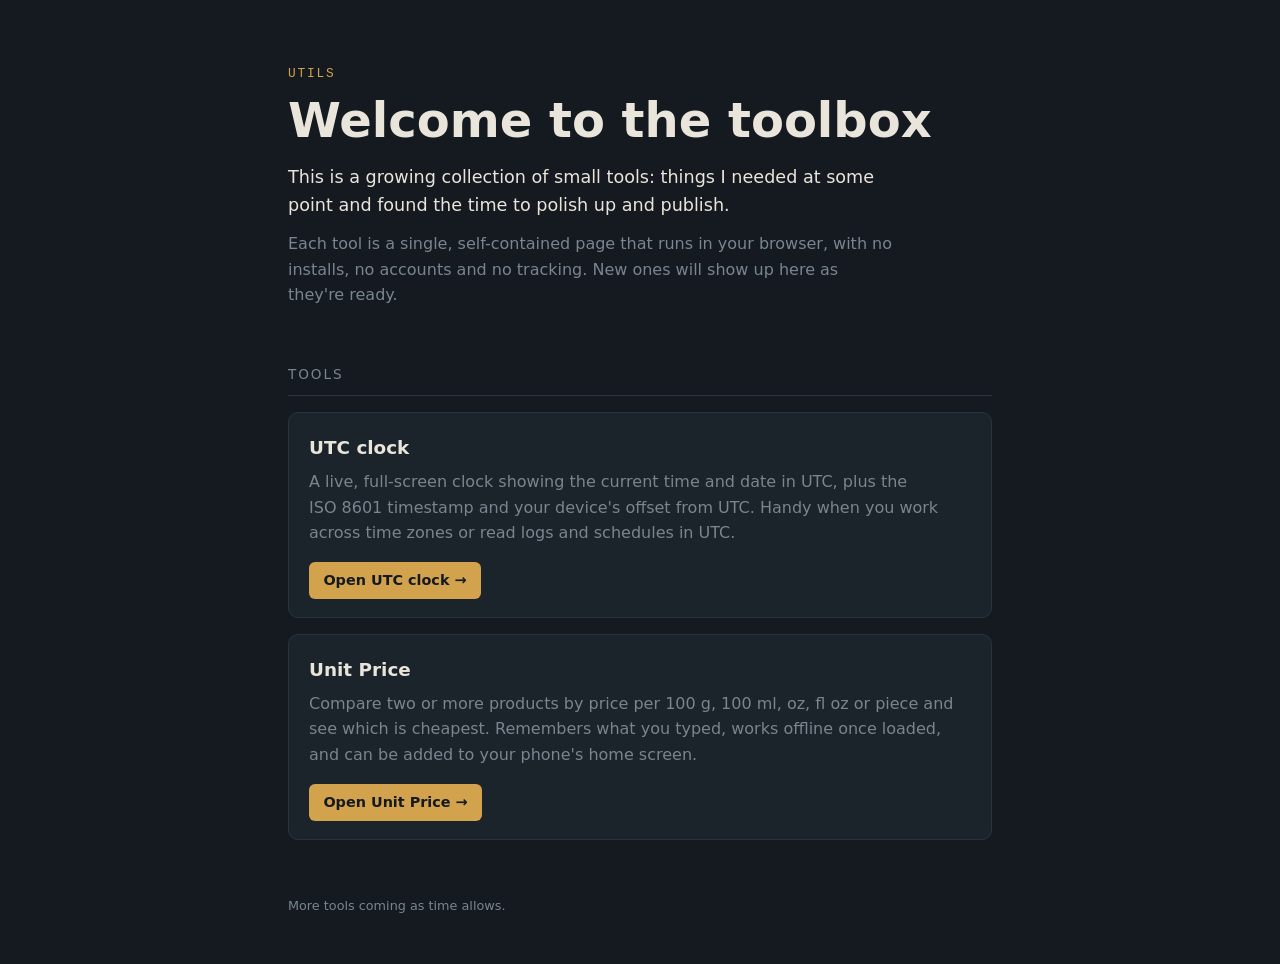
<file: index.html>
<!DOCTYPE html>
<html lang="en">
<head>
<meta charset="utf-8">
<meta name="viewport" content="width=device-width, initial-scale=1">
<title>Utils toolbox</title>
<meta name="description" content="A small toolbox of browser-based utilities.">
<link rel="stylesheet" href="assets/css/base.css">
<link rel="stylesheet" href="assets/css/home.css">
</head>
<body>
  <main class="wrap">
    <p class="eyebrow mono">Utils</p>
    <h1>Welcome to the toolbox</h1>
    <p class="intro">
      This is a growing collection of small tools: things I needed at some point
      and found the time to polish up and publish.
    </p>
    <p class="lede">
      Each tool is a single, self-contained page that runs in your browser,
      with no installs, no accounts and no tracking. New ones will show up here as they're ready.
    </p>

    <h2 id="tools">Tools</h2>
    <ul class="tools">
      <!-- To add a tool: copy this <li>, then update the id, text and link. -->
      <li class="tool" id="utc-clock">
        <h3>UTC clock</h3>
        <p>
          A live, full-screen clock showing the current time and date in UTC,
          plus the ISO&nbsp;8601 timestamp and your device's offset from UTC.
          Handy when you work across time zones or read logs and schedules in UTC.
        </p>
        <a class="button" href="tools/utc-clock/index.html">Open UTC clock &rarr;</a>
      </li>
      <li class="tool" id="unit-price">
        <h3>Unit Price</h3>
        <p>
          Compare two or more products by price per 100&nbsp;g, 100&nbsp;ml, oz, fl&nbsp;oz
          or piece and see which is cheapest. Remembers what you typed, works offline
          once loaded, and can be added to your phone's home screen.
        </p>
        <a class="button" href="tools/unit-price/index.html">Open Unit Price &rarr;</a>
      </li>
    </ul>

    <footer>More tools coming as time allows.</footer>
  </main>
</body>
</html>
</file>
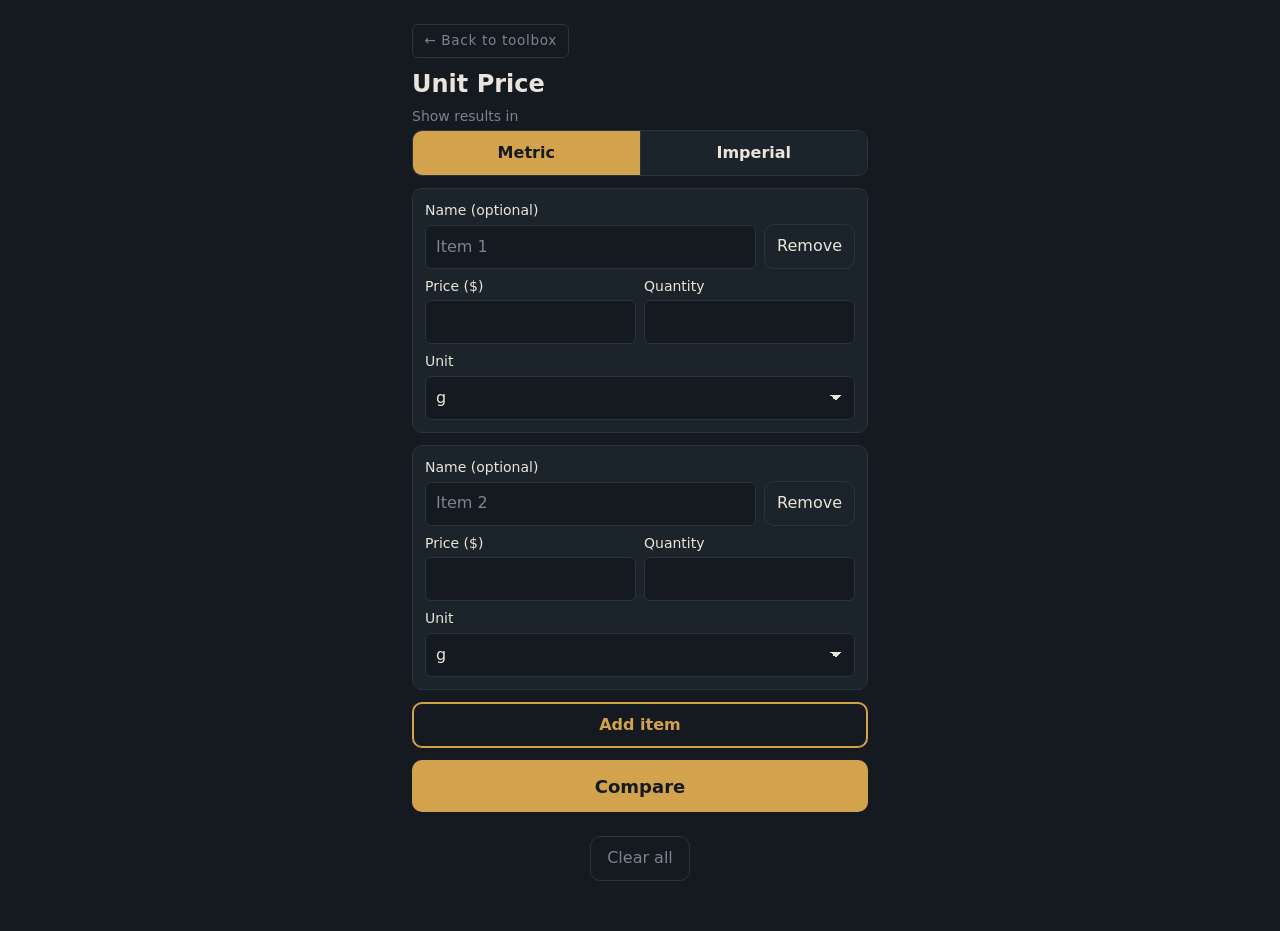
<file: tools/unit-price/index.html>
<!DOCTYPE html>
<html lang="en">
<head>
<meta charset="utf-8">
<meta name="viewport" content="width=device-width, initial-scale=1, viewport-fit=cover">
<title>Unit Price</title>
<meta name="theme-color" content="#141a20">
<link rel="manifest" href="manifest.webmanifest">
<link rel="icon" href="icons/icon-192.png">
<link rel="apple-touch-icon" href="icons/apple-touch-icon.png">
<link rel="stylesheet" href="../../assets/css/base.css">
<link rel="stylesheet" href="style.css">
<script src="calc.js" defer></script>
<script src="script.js" defer></script>
</head>
<body>
  <main class="page">
    <a class="back" href="../../index.html">&larr; Back to toolbox</a>

    <header class="header">
      <h1>Unit Price</h1>
      <fieldset class="system">
        <legend>Show results in</legend>
        <div class="segmented">
          <label class="segment">
            <input type="radio" name="system" value="metric" checked>
            <span>Metric</span>
          </label>
          <label class="segment">
            <input type="radio" name="system" value="imperial">
            <span>Imperial</span>
          </label>
        </div>
      </fieldset>
    </header>

    <div id="items" class="items"></div>

    <button type="button" id="add" class="button button-secondary">Add item</button>
    <button type="button" id="compare" class="button button-primary">Compare</button>

    <div id="summary-area" class="summary-area" aria-live="polite">
      <p id="summary" class="summary"></p>
      <p id="note" class="note"></p>
    </div>

    <button type="button" id="clear" class="button button-quiet">Clear all</button>

    <footer class="footer">
      <p id="offline" class="offline" hidden>Ready to use offline</p>
    </footer>
  </main>

  <template id="row-template">
    <section class="card" role="group">
      <div class="card-top">
        <div class="field field-name">
          <label data-for="name">Name (optional)</label>
          <input type="text" data-field="name" maxlength="30" autocomplete="off">
        </div>
        <button type="button" class="button button-remove" data-action="remove">Remove</button>
      </div>
      <div class="card-grid">
        <div class="field field-price">
          <label data-for="price">Price ($)</label>
          <input type="text" inputmode="decimal" data-field="price" maxlength="9" autocomplete="off">
          <p class="field-message" data-message="price" hidden></p>
        </div>
        <div class="field field-quantity">
          <label data-for="quantity">Quantity</label>
          <input type="text" inputmode="decimal" data-field="quantity" maxlength="9" autocomplete="off">
          <p class="field-message" data-message="quantity" hidden></p>
        </div>
        <div class="field field-unit">
          <label data-for="unit">Unit</label>
          <select data-field="unit">
            <option value="g">g</option>
            <option value="oz">oz</option>
            <option value="ml">ml</option>
            <option value="fl oz">fl oz</option>
            <option value="pieces">pieces</option>
          </select>
        </div>
      </div>
      <p class="result" data-result hidden><span class="unit-price" data-unit-price></span> <span class="badge" data-badge hidden></span></p>
    </section>
  </template>
</body>
</html>
</file>
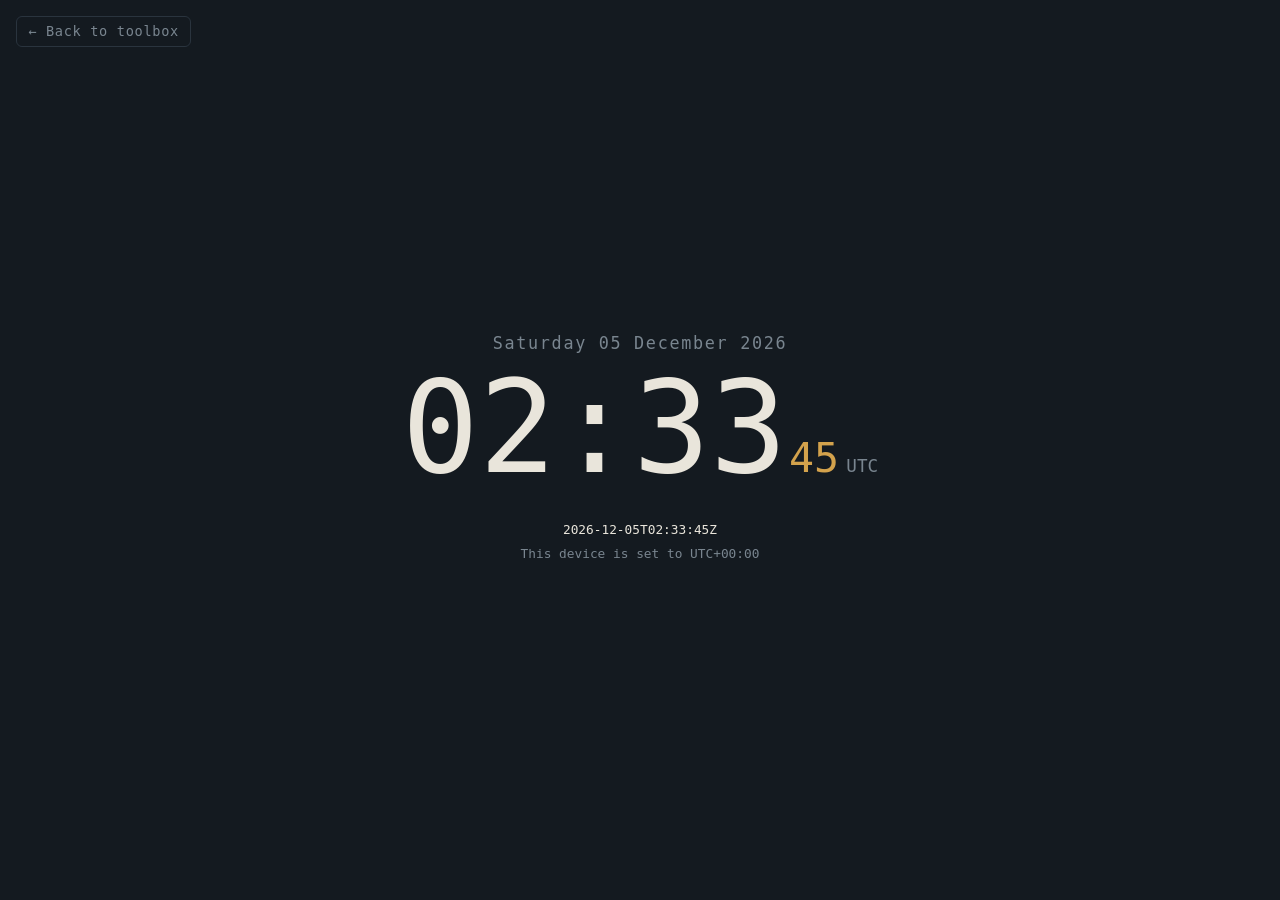
<file: tools/utc-clock/index.html>
<!DOCTYPE html>
<html lang="en">
<head>
<meta charset="utf-8">
<meta name="viewport" content="width=device-width, initial-scale=1">
<title>UTC clock</title>
<link rel="stylesheet" href="../../assets/css/base.css">
<link rel="stylesheet" href="style.css">
<script src="script.js" defer></script>
</head>
<body>
  <a class="back" href="../../index.html">&larr; Back to toolbox</a>

  <div class="clock">
    <div class="date" id="date">&nbsp;</div>
    <div class="readout">
      <span class="hm" id="hm">--:--</span>
      <span class="sec" id="sec">--</span>
      <span class="zone">UTC</span>
    </div>
    <div class="meta">
      <div class="iso" id="iso">&nbsp;</div>
      <div id="local">&nbsp;</div>
    </div>
  </div>
</body>
</html>
</file>
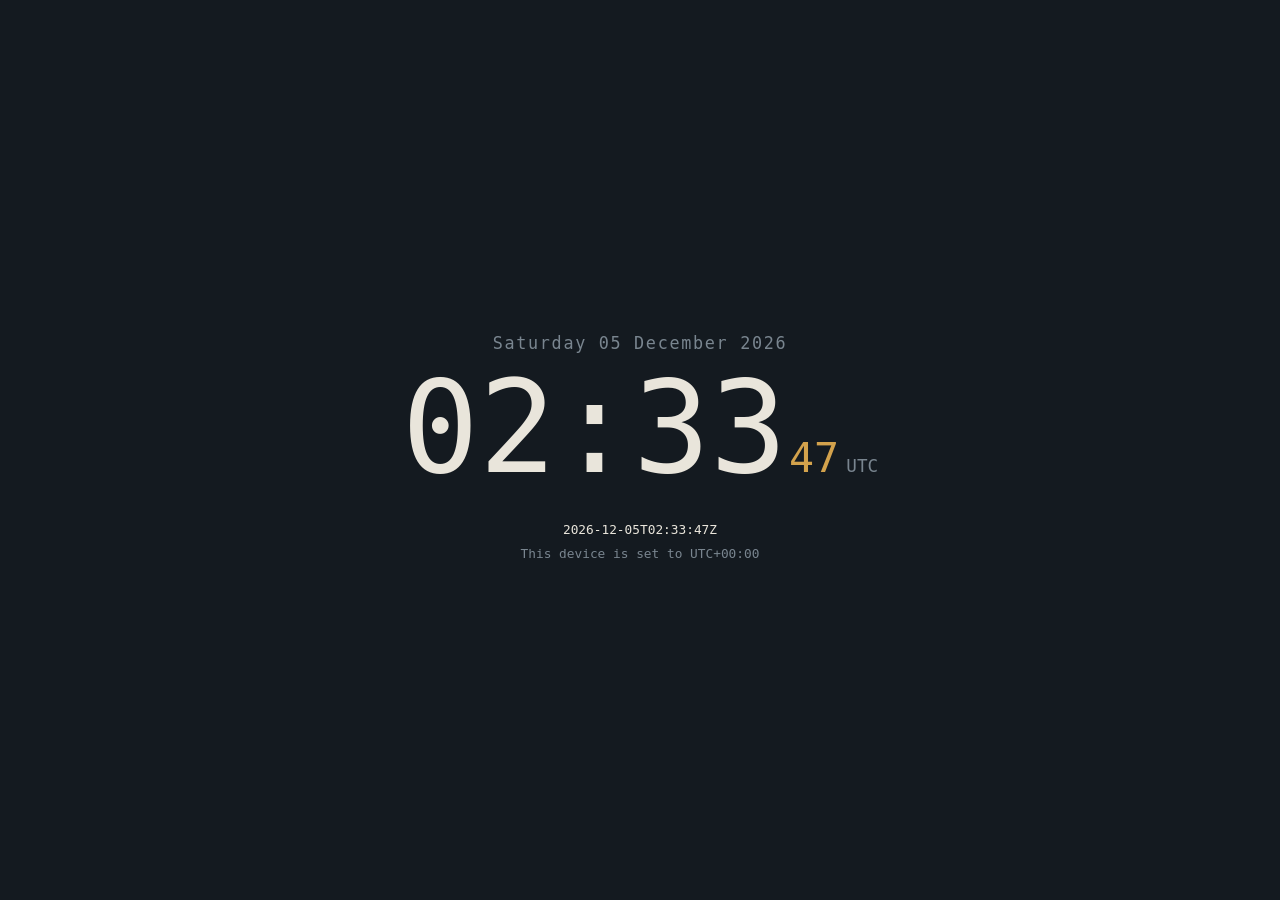
<file: utc-clock.html>
<!DOCTYPE html>
<html lang="en">
<head>
<meta charset="utf-8">
<meta name="viewport" content="width=device-width, initial-scale=1">
<title>UTC clock</title>
<style>
  :root {
    --ground: #141a20;
    --ink: #e9e5db;
    --ink-dim: #79858f;
    --mark: #d3a24c;
  }
  * { box-sizing: border-box; }
  html, body { height: 100%; margin: 0; }
  body {
    background: var(--ground);
    color: var(--ink);
    font-family: ui-monospace, "SF Mono", SFMono-Regular, Menlo, Consolas, monospace;
    display: grid;
    place-items: center;
    padding: 1.5rem;
  }
  .clock { text-align: center; }
  .date {
    font-size: clamp(0.85rem, 2.6vw, 1.05rem);
    letter-spacing: 0.1em;
    color: var(--ink-dim);
    margin-bottom: 0.7rem;
  }
  .readout {
    display: flex;
    align-items: baseline;
    justify-content: center;
    gap: 0.12em;
    font-variant-numeric: tabular-nums;
    font-feature-settings: "tnum" 1;
    line-height: 1;
  }
  .hm { font-size: clamp(3rem, 17vw, 8rem); font-weight: 500; }
  .sec { font-size: clamp(1.2rem, 6vw, 2.6rem); color: var(--mark); }
  .zone {
    font-size: clamp(0.9rem, 3vw, 1.1rem);
    color: var(--ink-dim);
    align-self: baseline;
    margin-left: 0.3em;
  }
  .meta {
    margin-top: 1.6rem;
    font-size: 0.8rem;
    color: var(--ink-dim);
    line-height: 1.9;
  }
  .iso { color: var(--ink); }
</style>
</head>
<body>
  <div class="clock">
    <div class="date" id="date">&nbsp;</div>
    <div class="readout">
      <span class="hm" id="hm">--:--</span>
      <span class="sec" id="sec">--</span>
      <span class="zone">UTC</span>
    </div>
    <div class="meta">
      <div class="iso" id="iso">&nbsp;</div>
      <div id="local">&nbsp;</div>
    </div>
  </div>

<script>
  const el = {
    date:  document.getElementById('date'),
    hm:    document.getElementById('hm'),
    sec:   document.getElementById('sec'),
    iso:   document.getElementById('iso'),
    local: document.getElementById('local')
  };

  const pad = n => String(n).padStart(2, '0');

  // Locale-aware date, forced into the UTC zone.
  const dateFormat = new Intl.DateTimeFormat('en-GB', {
    timeZone: 'UTC',
    weekday: 'long',
    day: '2-digit',
    month: 'long',
    year: 'numeric'
  });

  function render() {
    const now = new Date();

    el.date.textContent = dateFormat.format(now);
    el.hm.textContent   = pad(now.getUTCHours()) + ':' + pad(now.getUTCMinutes());
    el.sec.textContent  = pad(now.getUTCSeconds());
    el.iso.textContent  = now.toISOString().slice(0, 19) + 'Z';

    // getTimezoneOffset() returns minutes to ADD to local time to reach UTC,
    // so the sign is inverted from how offsets are normally written.
    const offset = -now.getTimezoneOffset();
    const abs = Math.abs(offset);
    el.local.textContent =
      'This device is set to UTC' + (offset < 0 ? '\u2212' : '+') +
      pad(Math.floor(abs / 60)) + ':' + pad(abs % 60);
  }

  // Self-correcting tick: schedules the next update on the next whole second
  // instead of blindly every 1000ms, so it never drifts out of alignment.
  function tick() {
    render();
    setTimeout(tick, 1000 - (Date.now() % 1000));
  }

  tick();
</script>
</body>
</html>
</file>
<file: assets/css/base.css>
/* ==========================================================================
   base.css — shared by every page in the toolbox.
   Holds the design tokens, a minimal reset and shared components.
   Page-specific styles live next to each page (see README).
   ========================================================================== */

/* ---- Design tokens ------------------------------------------------------ */
:root {
  --ground: #141a20;   /* page background */
  --panel: #1b232b;    /* raised surfaces (cards) */
  --line: #2a343e;     /* borders and dividers */
  --ink: #e9e5db;      /* primary text */
  --ink-dim: #79858f;  /* secondary text */
  --mark: #d3a24c;     /* accent */
  --mark-soft: rgba(211, 162, 76, 0.12); /* accent tint for highlighted surfaces */
  --danger: #f28b82;   /* errors and warnings */

  --font-sans: system-ui, -apple-system, "Segoe UI", Roboto, sans-serif;
  --font-mono: ui-monospace, "SF Mono", SFMono-Regular, Menlo, Consolas, monospace;

  --radius-sm: 6px;
  --radius-md: 10px;
}

/* ---- Reset -------------------------------------------------------------- */
*, *::before, *::after { box-sizing: border-box; }
html { -webkit-text-size-adjust: 100%; }
body {
  margin: 0;
  background: var(--ground);
  color: var(--ink);
  font-family: var(--font-sans);
  line-height: 1.6;
}

/* ---- Utilities ---------------------------------------------------------- */
.mono { font-family: var(--font-mono); }

/* ---- Shared components -------------------------------------------------- */

/* Back link shown at the top-left of every tool page. */
.back {
  position: fixed;
  top: 1rem;
  left: 1rem;
  color: var(--ink-dim);
  text-decoration: none;
  font-size: 0.85rem;
  letter-spacing: 0.05em;
  padding: 0.4rem 0.7rem;
  border: 1px solid var(--line);
  border-radius: var(--radius-sm);
}
.back:hover { color: var(--mark); border-color: var(--mark); }
.back:focus-visible { outline: 2px solid var(--ink); outline-offset: 2px; }

/* Primary action button. */
.button {
  display: inline-block;
  color: var(--ground);
  background: var(--mark);
  text-decoration: none;
  font-weight: 600;
  font-size: 0.9rem;
  padding: 0.45rem 0.9rem;
  border-radius: var(--radius-sm);
}
.button:hover { filter: brightness(1.1); }
.button:focus-visible { outline: 2px solid var(--ink); outline-offset: 2px; }
</file>
<file: assets/css/home.css>
/* ==========================================================================
   home.css — styles for the welcome page (index.html) only.
   Requires base.css.
   ========================================================================== */

.wrap {
  max-width: 46rem;
  margin: 0 auto;
  padding: 4rem 1rem 3rem;
}

/* ---- Header ------------------------------------------------------------- */
.eyebrow {
  font-size: 0.8rem;
  letter-spacing: 0.14em;
  text-transform: uppercase;
  color: var(--mark);
  margin: 0 0 0.6rem;
}
h1 {
  font-size: clamp(2rem, 7vw, 3rem);
  line-height: 1.1;
  font-weight: 600;
  margin: 0 0 1rem;
}
.intro {
  font-size: 1.1rem;
  margin: 0 0 0.75rem;
  max-width: 38rem;
}
.lede {
  color: var(--ink-dim);
  margin: 0;
  max-width: 38rem;
}

/* ---- Tools list --------------------------------------------------------- */
h2 {
  font-size: 0.85rem;
  letter-spacing: 0.14em;
  text-transform: uppercase;
  color: var(--ink-dim);
  font-weight: 500;
  margin: 3.5rem 0 1rem;
  padding-bottom: 0.6rem;
  border-bottom: 1px solid var(--line);
}
.tools {
  list-style: none;
  margin: 0;
  padding: 0;
  display: grid;
  gap: 1rem;
}
.tool {
  background: var(--panel);
  border: 1px solid var(--line);
  border-radius: var(--radius-md);
  padding: 1.25rem 1.25rem 1.1rem;
}
.tool h3 {
  margin: 0 0 0.4rem;
  font-size: 1.15rem;
  font-weight: 600;
}
.tool p {
  margin: 0 0 1rem;
  color: var(--ink-dim);
}

/* ---- Footer ------------------------------------------------------------- */
footer {
  margin-top: 3.5rem;
  font-size: 0.8rem;
  color: var(--ink-dim);
}
</file>
<file: tools/unit-price/style.css>
/* ==========================================================================
   Unit Price — page-specific styles. Requires assets/css/base.css.
   Base styles are written for a 320 px wide screen; wider layouts use
   min-width queries only. Every control is at least 44 px high and inputs
   use 16 px text so phones do not zoom in when a field is tapped.
   ========================================================================== */

:root {
  --gap: 12px;
  color-scheme: dark;
}

html { text-size-adjust: 100%; }
body {
  font-size: 16px;
  line-height: 1.4;
}

.page {
  width: 100%;
  margin: 0 auto;
  padding:
    calc(12px + env(safe-area-inset-top))
    calc(12px + env(safe-area-inset-right))
    calc(16px + env(safe-area-inset-bottom))
    calc(12px + env(safe-area-inset-left));
  display: flex;
  flex-direction: column;
  gap: var(--gap);
}

/* The shared back link is fixed by default; this page scrolls, so keep it
   in the flow above the heading instead of floating over the cards. */
.back {
  position: static;
  align-self: flex-start;
}

h1 {
  margin: 0 0 8px;
  font-size: 1.5rem;
  line-height: 1.2;
  font-weight: 600;
}

/* ---- Metric / Imperial switch ------------------------------------------ */
.system {
  margin: 0;
  padding: 0;
  border: 0;
  min-width: 0;
}
.system legend {
  padding: 0;
  margin-bottom: 4px;
  color: var(--ink-dim);
  font-size: 0.875rem;
}

.segmented {
  display: flex;
  border: 1px solid var(--line);
  border-radius: var(--radius-md);
  overflow: hidden;
}
.segment {
  position: relative;
  flex: 1 1 0;
  min-height: 44px;
}
.segment + .segment { border-left: 1px solid var(--line); }
.segment input {
  position: absolute;
  inset: 0;
  width: 100%;
  height: 100%;
  min-height: 44px;
  margin: 0;
  font-size: 16px;
  opacity: 0;
  cursor: pointer;
}
.segment span {
  display: flex;
  align-items: center;
  justify-content: center;
  min-height: 44px;
  padding: 0 8px;
  font-size: 16px;
  font-weight: 600;
  color: var(--ink);
  background: var(--panel);
}
.segment input:checked + span {
  background: var(--mark);
  color: var(--ground);
}
.segment input:focus-visible + span {
  outline: 3px solid var(--ink);
  outline-offset: -5px;
}

/* ---- Item cards --------------------------------------------------------- */
.items {
  display: flex;
  flex-direction: column;
  gap: var(--gap);
}

.card {
  border: 1px solid var(--line);
  border-radius: var(--radius-md);
  background: var(--panel);
  padding: 12px;
  min-width: 0;
}
.card.is-cheapest {
  background: var(--mark-soft);
  border-color: var(--mark);
  border-width: 2px;
  padding: 11px;
}

.card-top {
  display: flex;
  align-items: flex-end;
  gap: 8px;
}
.card-grid {
  display: grid;
  grid-template-columns: minmax(0, 1fr) minmax(0, 1fr);
  gap: 8px;
  margin-top: 8px;
}

.field {
  display: flex;
  flex-direction: column;
  gap: 4px;
  min-width: 0;
}
.field-name { flex: 1 1 auto; }
.field-unit { grid-column: 1 / -1; }
.field label {
  font-size: 0.875rem;
  color: var(--ink);
}

input[type="text"],
select {
  width: 100%;
  min-width: 0;
  min-height: 44px;
  padding: 8px 10px;
  font: inherit;
  font-size: 16px;
  color: var(--ink);
  background: var(--ground);
  border: 1px solid var(--line);
  border-radius: var(--radius-sm);
}
input[type="text"]::placeholder { color: var(--ink-dim); }

select {
  appearance: none;
  -webkit-appearance: none;
  padding-right: 32px;
  background-image:
    linear-gradient(45deg, transparent 50%, var(--ink) 50%),
    linear-gradient(135deg, var(--ink) 50%, transparent 50%);
  background-position: calc(100% - 18px) 50%, calc(100% - 12px) 50%;
  background-size: 6px 6px, 6px 6px;
  background-repeat: no-repeat;
}

input[type="text"]:focus-visible,
select:focus-visible {
  outline: 3px solid var(--mark);
  outline-offset: 1px;
}

input[aria-invalid="true"] {
  border: 2px solid var(--danger);
  padding: 7px 9px;
}

.field-message {
  margin: 0;
  color: var(--danger);
  font-size: 0.875rem;
}

.result {
  margin: 10px 0 0;
  display: flex;
  flex-wrap: wrap;
  align-items: center;
  gap: 8px;
  font-size: 1.125rem;
  font-weight: 600;
  overflow-wrap: anywhere;
}

.badge {
  display: inline-block;
  padding: 2px 10px;
  border-radius: 999px;
  background: var(--mark);
  color: var(--ground);
  font-size: 0.875rem;
  font-weight: 700;
}

/* ---- Buttons (extends the shared .button) ------------------------------- */
.button {
  min-height: 44px;
  min-width: 44px;
  padding: 10px 16px;
  font: inherit;
  font-size: 16px;
  font-weight: 600;
  border: 0;
  border-radius: var(--radius-md);
  cursor: pointer;
  touch-action: manipulation;
}
.button:focus-visible {
  outline: 3px solid var(--ink);
  outline-offset: 2px;
}

.button-primary {
  width: 100%;
  min-height: 52px;
  font-size: 1.125rem;
  border: 2px solid var(--mark);
}

.button-secondary {
  width: 100%;
  background: transparent;
  color: var(--mark);
  border: 2px solid var(--mark);
}

.button-quiet {
  align-self: center;
  background: transparent;
  color: var(--ink-dim);
  border: 1px solid var(--line);
  font-weight: 400;
}

.button-remove {
  flex: 0 0 auto;
  background: transparent;
  color: var(--ink);
  border: 1px solid var(--line);
  font-weight: 400;
  padding: 10px 12px;
}

.button-secondary:hover,
.button-quiet:hover,
.button-remove:hover {
  filter: none;
  border-color: var(--mark);
  color: var(--mark);
}

/* ---- Summary ------------------------------------------------------------ */
.summary-area { scroll-margin: 16px; }

.summary,
.note { margin: 0; }

.summary:empty,
.note:empty { display: none; }

.summary {
  font-size: 1.125rem;
  font-weight: 600;
  overflow-wrap: anywhere;
}
.note {
  margin-top: 4px;
  color: var(--danger);
}

.footer {
  min-height: 1.4em;
  text-align: center;
}
.offline {
  margin: 0;
  color: var(--ink-dim);
  font-size: 0.875rem;
}

[hidden] { display: none !important; }

/* Larger screens: the same layout in a centred column. */
@media (min-width: 600px) {
  .page {
    max-width: 480px;
    padding-top: calc(24px + env(safe-area-inset-top));
  }
}
</file>
<file: tools/utc-clock/style.css>
/* ==========================================================================
   UTC clock — page-specific styles. Requires assets/css/base.css.
   ========================================================================== */

html, body { height: 100%; }
body {
  font-family: var(--font-mono);
  line-height: normal;
  display: grid;
  place-items: center;
  padding: 1.5rem;
}

.clock { text-align: center; }

.date {
  font-size: clamp(0.85rem, 2.6vw, 1.05rem);
  letter-spacing: 0.1em;
  color: var(--ink-dim);
  margin-bottom: 0.7rem;
}

.readout {
  display: flex;
  align-items: baseline;
  justify-content: center;
  gap: 0.12em;
  font-variant-numeric: tabular-nums;
  font-feature-settings: "tnum" 1;
  line-height: 1;
}
.hm  { font-size: clamp(3rem, 17vw, 8rem); font-weight: 500; }
.sec { font-size: clamp(1.2rem, 6vw, 2.6rem); color: var(--mark); }
.zone {
  font-size: clamp(0.9rem, 3vw, 1.1rem);
  color: var(--ink-dim);
  align-self: baseline;
  margin-left: 0.3em;
}

.meta {
  margin-top: 1.6rem;
  font-size: 0.8rem;
  color: var(--ink-dim);
  line-height: 1.9;
}
.iso { color: var(--ink); }
</file>
